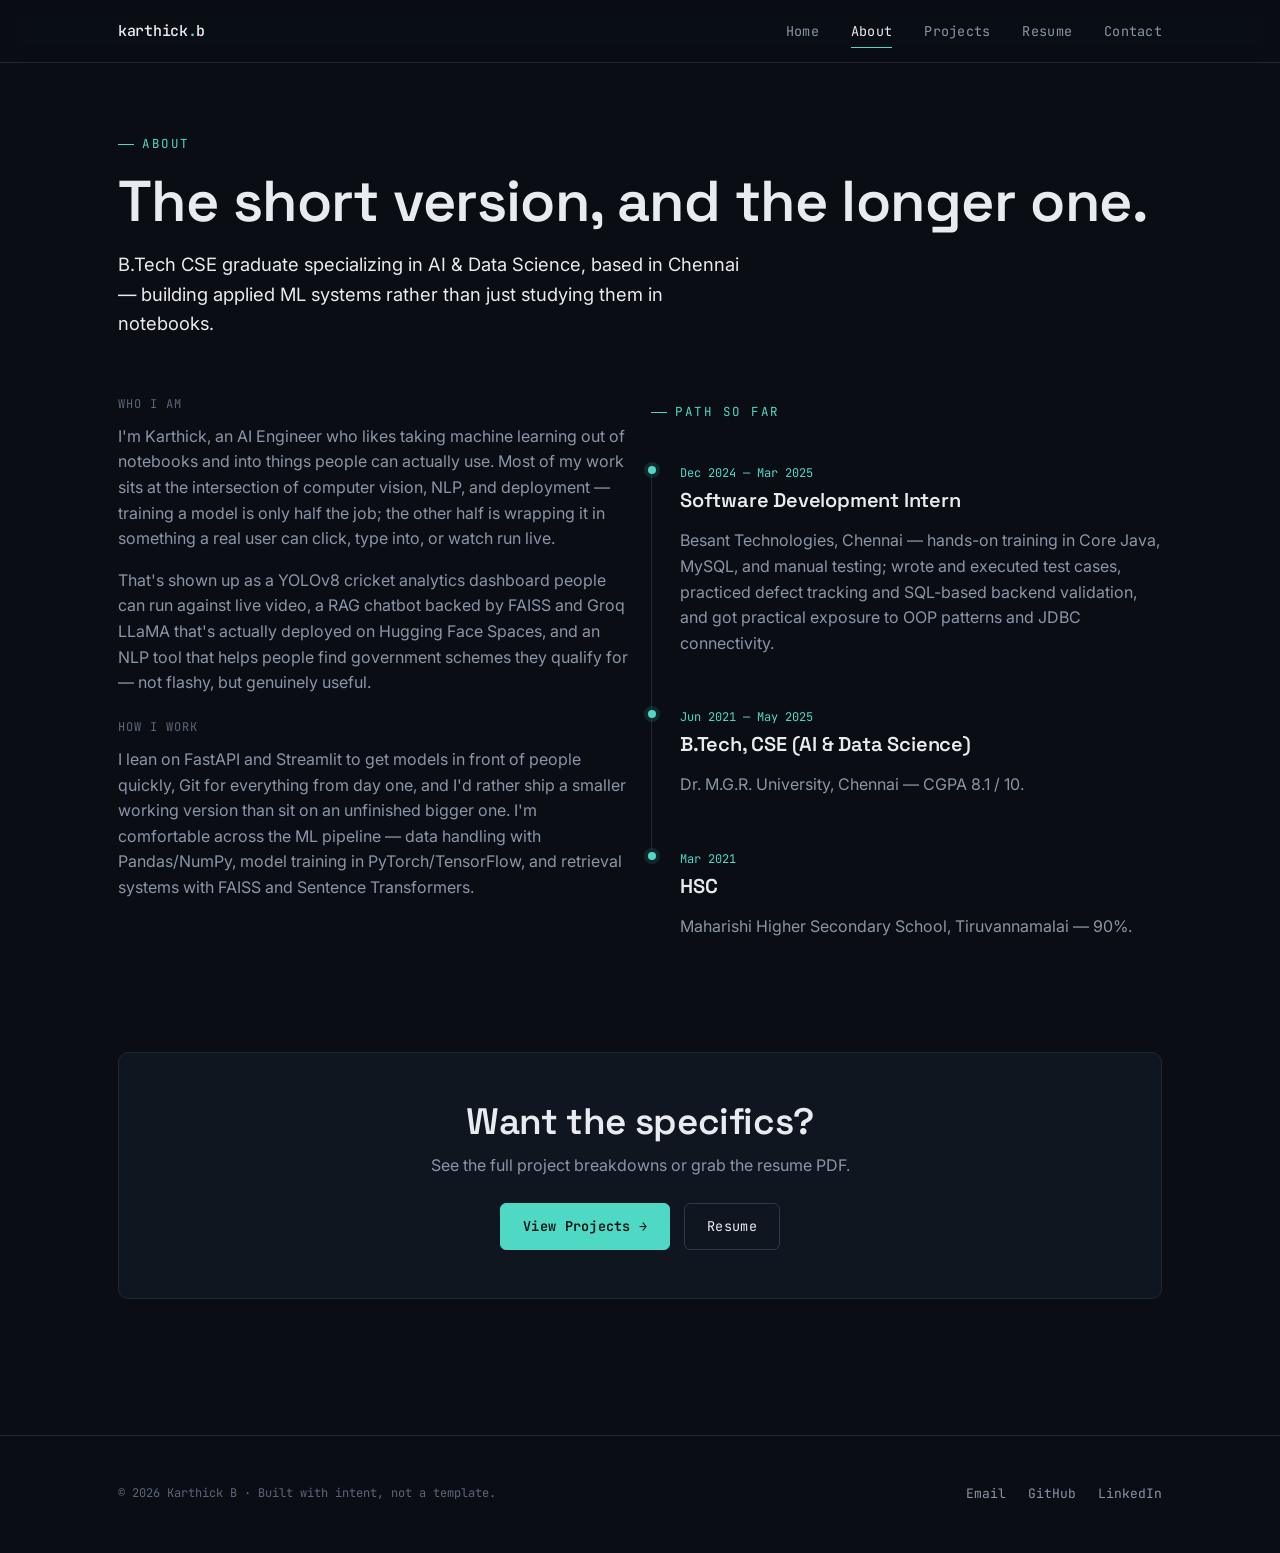
<file: about.html>
<!DOCTYPE html>
<html lang="en">
<head>
<meta charset="UTF-8">
<meta name="viewport" content="width=device-width, initial-scale=1.0">
<title>About — Karthick B</title>
<link rel="preconnect" href="https://fonts.googleapis.com">
<link href="https://fonts.googleapis.com/css2?family=Space+Grotesk:wght@500;600;700&family=Inter:wght@400;500;600&family=JetBrains+Mono:wght@400;500&display=swap" rel="stylesheet">
<link rel="stylesheet" href="style.css">
</head>
<body>

<header class="site-header">
  <nav class="nav">
    <a href="index.html" class="logo">karthick<span class="dot">.</span>b</a>
    <button class="nav-toggle" aria-label="Toggle menu">☰</button>
    <ul>
      <li><a href="index.html">Home</a></li>
      <li><a href="about.html" class="active">About</a></li>
      <li><a href="projects.html">Projects</a></li>
      <li><a href="resume.html">Resume</a></li>
      <li><a href="contact.html">Contact</a></li>
    </ul>
  </nav>
</header>

<main>
  <section class="page-hero">
    <div class="wrap">
      <div class="eyebrow">About</div>
      <h1>The short version, and the longer one.</h1>
      <p class="lede">B.Tech CSE graduate specializing in AI &amp; Data Science, based in Chennai — building applied ML systems rather than just studying them in notebooks.</p>
    </div>
  </section>

  <section style="padding-top:20px">
    <div class="wrap grid-2">
      <div>
        <div class="skill-block">
          <div class="label">Who I am</div>
          <p>I'm Karthick, an AI Engineer who likes taking machine learning out of notebooks and into things people can actually use. Most of my work sits at the intersection of computer vision, NLP, and deployment — training a model is only half the job; the other half is wrapping it in something a real user can click, type into, or watch run live.</p>
          <p>That's shown up as a YOLOv8 cricket analytics dashboard people can run against live video, a RAG chatbot backed by FAISS and Groq LLaMA that's actually deployed on Hugging Face Spaces, and an NLP tool that helps people find government schemes they qualify for — not flashy, but genuinely useful.</p>
        </div>
        <div class="skill-block">
          <div class="label">How I work</div>
          <p>I lean on FastAPI and Streamlit to get models in front of people quickly, Git for everything from day one, and I'd rather ship a smaller working version than sit on an unfinished bigger one. I'm comfortable across the ML pipeline — data handling with Pandas/NumPy, model training in PyTorch/TensorFlow, and retrieval systems with FAISS and Sentence Transformers.</p>
        </div>
      </div>

      <div>
        <div class="section-head" style="margin-bottom:24px">
          <div class="eyebrow">Path so far</div>
        </div>
        <div class="tl-item">
          <div class="tl-date">Dec 2024 — Mar 2025</div>
          <h3>Software Development Intern</h3>
          <p>Besant Technologies, Chennai — hands-on training in Core Java, MySQL, and manual testing; wrote and executed test cases, practiced defect tracking and SQL-based backend validation, and got practical exposure to OOP patterns and JDBC connectivity.</p>
        </div>
        <div class="tl-item">
          <div class="tl-date">Jun 2021 — May 2025</div>
          <h3>B.Tech, CSE (AI &amp; Data Science)</h3>
          <p>Dr. M.G.R. University, Chennai — CGPA 8.1 / 10.</p>
        </div>
        <div class="tl-item">
          <div class="tl-date">Mar 2021</div>
          <h3>HSC</h3>
          <p>Maharishi Higher Secondary School, Tiruvannamalai — 90%.</p>
        </div>
      </div>
    </div>
  </section>

  <section style="padding-top:0">
    <div class="wrap">
      <div class="card" style="text-align:center; padding:48px 28px;">
        <h2 style="margin-bottom:10px">Want the specifics?</h2>
        <p style="margin-bottom:24px">See the full project breakdowns or grab the resume PDF.</p>
        <div class="btn-row" style="justify-content:center">
          <a href="projects.html" class="btn btn-primary">View Projects →</a>
          <a href="resume.html" class="btn">Resume</a>
        </div>
      </div>
    </div>
  </section>
</main>

<footer class="site-footer">
  <div class="wrap footer-grid">
    <div class="footer-meta">© 2026 Karthick B · Built with intent, not a template.</div>
    <div class="footer-links">
      <a href="mailto:balukarthick2004@gmail.com">Email</a>
      <a href="https://github.com/Karthick-177" target="_blank" rel="noopener">GitHub</a>
      <a href="https://linkedin.com/in/karthick177" target="_blank" rel="noopener">LinkedIn</a>
    </div>
  </div>
</footer>
<script src="script.js"></script>
</body>
</html>
</file>
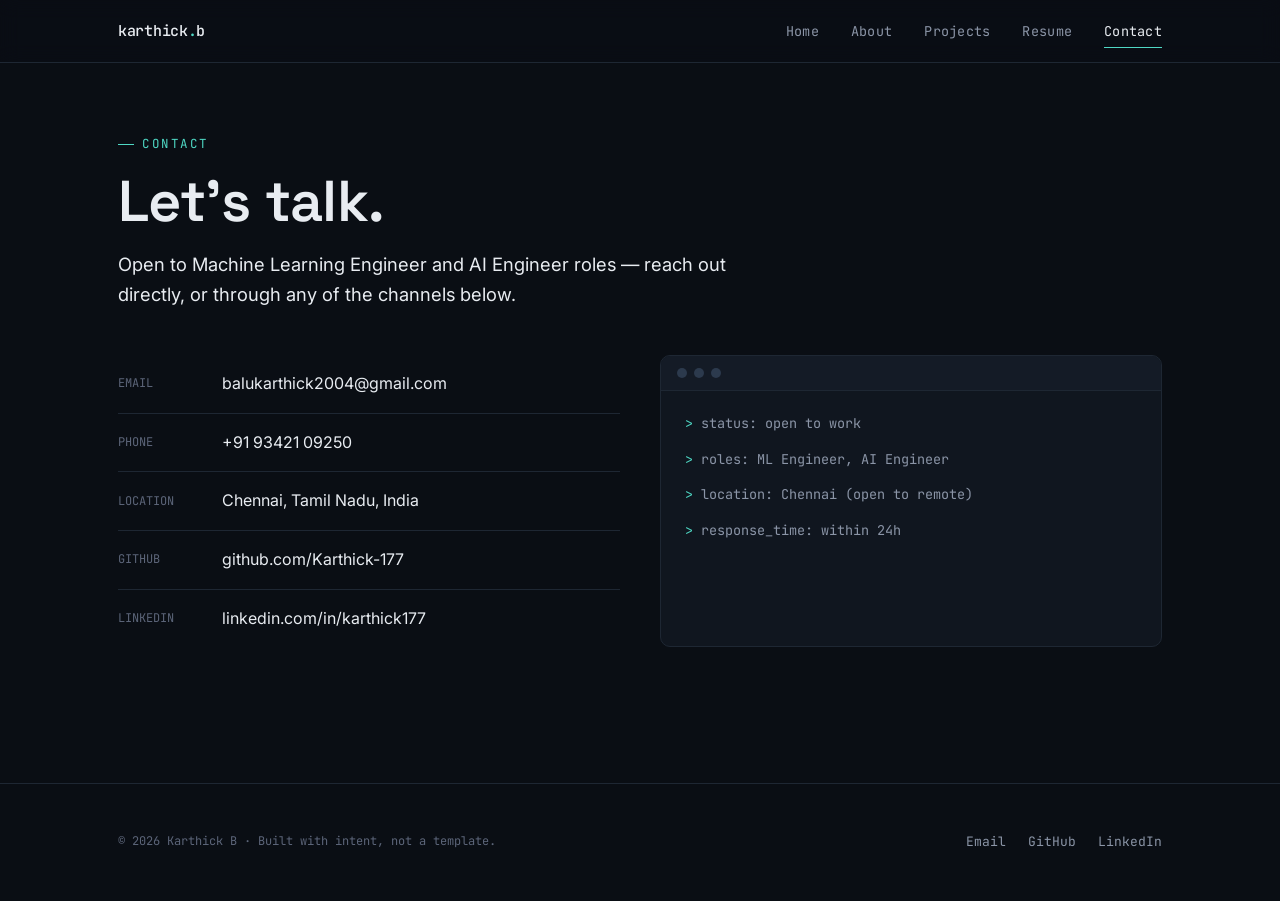
<file: contact.html>
<!DOCTYPE html>
<html lang="en">
<head>
<meta charset="UTF-8">
<meta name="viewport" content="width=device-width, initial-scale=1.0">
<title>Contact — Karthick B</title>
<link rel="preconnect" href="https://fonts.googleapis.com">
<link href="https://fonts.googleapis.com/css2?family=Space+Grotesk:wght@500;600;700&family=Inter:wght@400;500;600&family=JetBrains+Mono:wght@400;500&display=swap" rel="stylesheet">
<link rel="stylesheet" href="style.css">
</head>
<body>

<header class="site-header">
  <nav class="nav">
    <a href="index.html" class="logo">karthick<span class="dot">.</span>b</a>
    <button class="nav-toggle" aria-label="Toggle menu">☰</button>
    <ul>
      <li><a href="index.html">Home</a></li>
      <li><a href="about.html">About</a></li>
      <li><a href="projects.html">Projects</a></li>
      <li><a href="resume.html">Resume</a></li>
      <li><a href="contact.html" class="active">Contact</a></li>
    </ul>
  </nav>
</header>

<main>
  <section class="page-hero">
    <div class="wrap">
      <div class="eyebrow">Contact</div>
      <h1>Let's talk.</h1>
      <p class="lede">Open to Machine Learning Engineer and AI Engineer roles — reach out directly, or through any of the channels below.</p>
    </div>
  </section>

  <section style="padding-top:10px">
    <div class="wrap contact-grid">
      <div>
        <div class="contact-row">
          <div class="k">EMAIL</div>
          <div class="v"><a href="mailto:balukarthick2004@gmail.com">balukarthick2004@gmail.com</a></div>
        </div>
        <div class="contact-row">
          <div class="k">PHONE</div>
          <div class="v"><a href="tel:+919342109250">+91 93421 09250</a></div>
        </div>
        <div class="contact-row">
          <div class="k">LOCATION</div>
          <div class="v">Chennai, Tamil Nadu, India</div>
        </div>
        <div class="contact-row">
          <div class="k">GITHUB</div>
          <div class="v"><a href="https://github.com/Karthick-177" target="_blank" rel="noopener">github.com/Karthick-177</a></div>
        </div>
        <div class="contact-row" style="border-bottom:none">
          <div class="k">LINKEDIN</div>
          <div class="v"><a href="https://linkedin.com/in/karthick177" target="_blank" rel="noopener">linkedin.com/in/karthick177</a></div>
        </div>
      </div>

      <div class="term">
        <div class="term-bar"><div class="term-dot"></div><div class="term-dot"></div><div class="term-dot"></div></div>
        <div class="term-body">
          <p style="margin-bottom:14px"><span class="prompt">&gt;</span> status: open to work</p>
          <p style="margin-bottom:14px"><span class="prompt">&gt;</span> roles: ML Engineer, AI Engineer</p>
          <p style="margin-bottom:14px"><span class="prompt">&gt;</span> location: Chennai (open to remote)</p>
          <p style="margin-bottom:0"><span class="prompt">&gt;</span> response_time: within 24h</p>
        </div>
      </div>
    </div>
  </section>
</main>

<footer class="site-footer">
  <div class="wrap footer-grid">
    <div class="footer-meta">© 2026 Karthick B · Built with intent, not a template.</div>
    <div class="footer-links">
      <a href="mailto:balukarthick2004@gmail.com">Email</a>
      <a href="https://github.com/Karthick-177" target="_blank" rel="noopener">GitHub</a>
      <a href="https://linkedin.com/in/karthick177" target="_blank" rel="noopener">LinkedIn</a>
    </div>
  </div>
</footer>
<script src="script.js"></script>
</body>
</html>
</file>
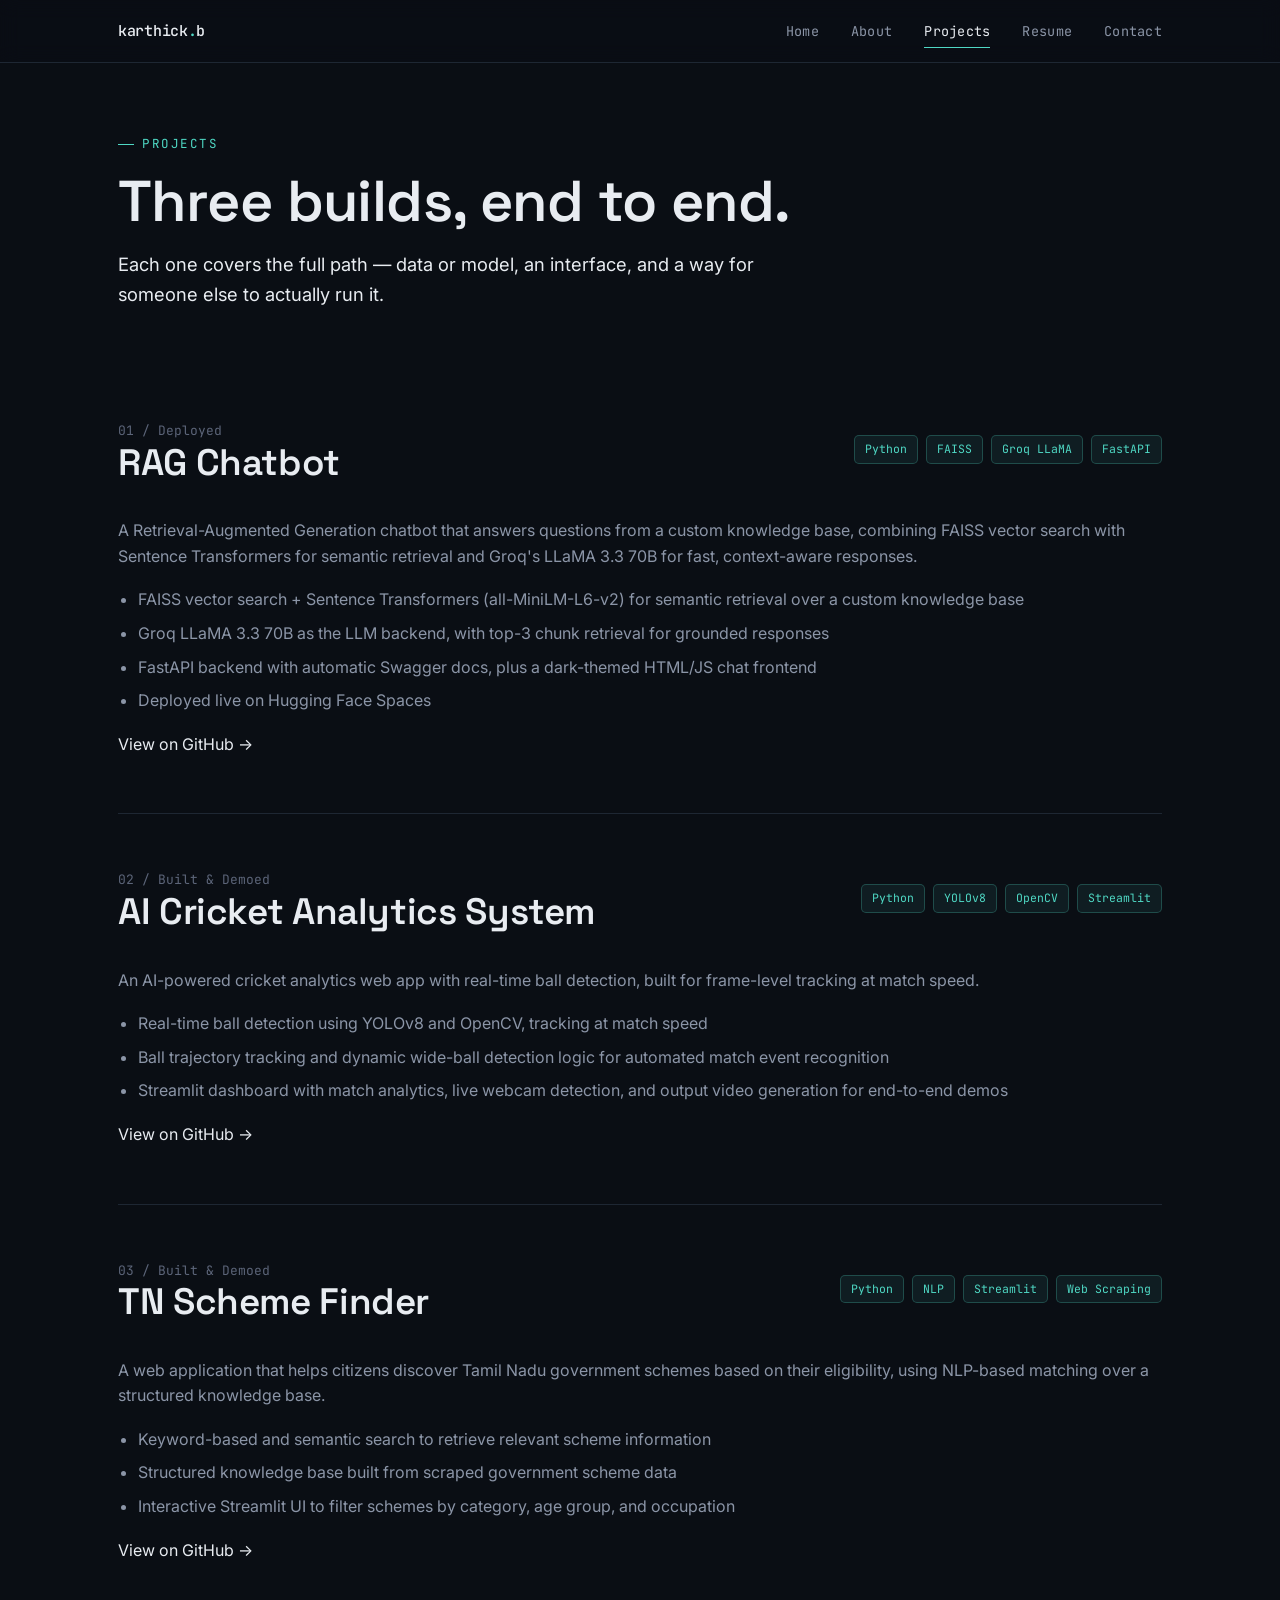
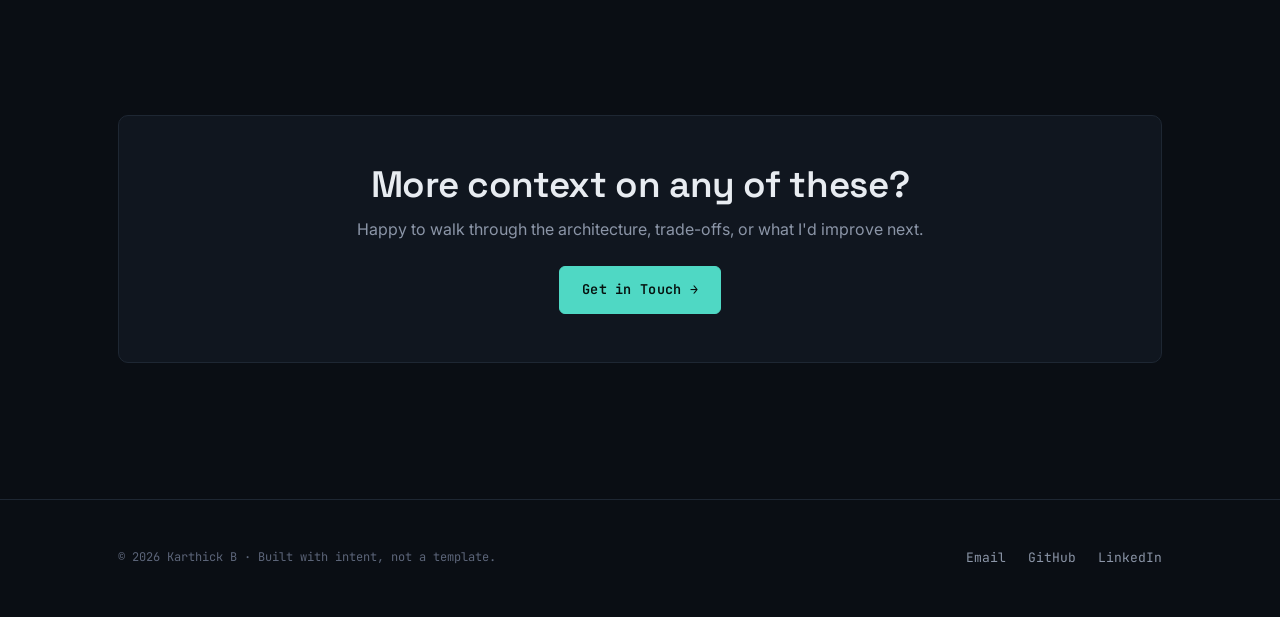
<file: projects.html>
<!DOCTYPE html>
<html lang="en">
<head>
<meta charset="UTF-8">
<meta name="viewport" content="width=device-width, initial-scale=1.0">
<title>Projects — Karthick B</title>
<link rel="preconnect" href="https://fonts.googleapis.com">
<link href="https://fonts.googleapis.com/css2?family=Space+Grotesk:wght@500;600;700&family=Inter:wght@400;500;600&family=JetBrains+Mono:wght@400;500&display=swap" rel="stylesheet">
<link rel="stylesheet" href="style.css">
<style>
  .proj-detail{ padding: 56px 0; border-bottom: 1px solid var(--border); }
  .proj-detail:last-of-type{ border-bottom:none; }
  .proj-head{ display:flex; justify-content:space-between; align-items:flex-start; flex-wrap:wrap; gap:16px; margin-bottom: 18px; }
  .proj-num{ font-family: var(--font-mono); color: var(--text-dim); font-size: 13px; }
  .proj-list{ margin: 18px 0; padding-left: 20px; color: var(--text-muted); }
  .proj-list li{ margin-bottom: 8px; }
</style>
</head>
<body>

<header class="site-header">
  <nav class="nav">
    <a href="index.html" class="logo">karthick<span class="dot">.</span>b</a>
    <button class="nav-toggle" aria-label="Toggle menu">☰</button>
    <ul>
      <li><a href="index.html">Home</a></li>
      <li><a href="about.html">About</a></li>
      <li><a href="projects.html" class="active">Projects</a></li>
      <li><a href="resume.html">Resume</a></li>
      <li><a href="contact.html">Contact</a></li>
    </ul>
  </nav>
</header>

<main>
  <section class="page-hero">
    <div class="wrap">
      <div class="eyebrow">Projects</div>
      <h1>Three builds, end to end.</h1>
      <p class="lede">Each one covers the full path — data or model, an interface, and a way for someone else to actually run it.</p>
    </div>
  </section>

  <section style="padding-top:20px">
    <div class="wrap">

      <div class="proj-detail">
        <div class="proj-head">
          <div>
            <div class="proj-num">01 / Deployed</div>
            <h2>RAG Chatbot</h2>
          </div>
          <div class="tag-row">
            <span class="tag">Python</span><span class="tag">FAISS</span><span class="tag">Groq LLaMA</span><span class="tag">FastAPI</span>
          </div>
        </div>
        <p>A Retrieval-Augmented Generation chatbot that answers questions from a custom knowledge base, combining FAISS vector search with Sentence Transformers for semantic retrieval and Groq's LLaMA 3.3 70B for fast, context-aware responses.</p>
        <ul class="proj-list">
          <li>FAISS vector search + Sentence Transformers (all-MiniLM-L6-v2) for semantic retrieval over a custom knowledge base</li>
          <li>Groq LLaMA 3.3 70B as the LLM backend, with top-3 chunk retrieval for grounded responses</li>
          <li>FastAPI backend with automatic Swagger docs, plus a dark-themed HTML/JS chat frontend</li>
          <li>Deployed live on Hugging Face Spaces</li>
        </ul>
        <div class="links" style="margin-top:6px">
          <a href="https://github.com/Karthick-177/Rag_chatbot" target="_blank" rel="noopener">View on GitHub →</a>
        </div>
      </div>

      <div class="proj-detail">
        <div class="proj-head">
          <div>
            <div class="proj-num">02 / Built &amp; Demoed</div>
            <h2>AI Cricket Analytics System</h2>
          </div>
          <div class="tag-row">
            <span class="tag">Python</span><span class="tag">YOLOv8</span><span class="tag">OpenCV</span><span class="tag">Streamlit</span>
          </div>
        </div>
        <p>An AI-powered cricket analytics web app with real-time ball detection, built for frame-level tracking at match speed.</p>
        <ul class="proj-list">
          <li>Real-time ball detection using YOLOv8 and OpenCV, tracking at match speed</li>
          <li>Ball trajectory tracking and dynamic wide-ball detection logic for automated match event recognition</li>
          <li>Streamlit dashboard with match analytics, live webcam detection, and output video generation for end-to-end demos</li>
        </ul>
        <div class="links" style="margin-top:6px">
          <a href="https://github.com/Karthick-177/Cricket-CV" target="_blank" rel="noopener">View on GitHub →</a>
        </div>
      </div>

      <div class="proj-detail">
        <div class="proj-head">
          <div>
            <div class="proj-num">03 / Built &amp; Demoed</div>
            <h2>TN Scheme Finder</h2>
          </div>
          <div class="tag-row">
            <span class="tag">Python</span><span class="tag">NLP</span><span class="tag">Streamlit</span><span class="tag">Web Scraping</span>
          </div>
        </div>
        <p>A web application that helps citizens discover Tamil Nadu government schemes based on their eligibility, using NLP-based matching over a structured knowledge base.</p>
        <ul class="proj-list">
          <li>Keyword-based and semantic search to retrieve relevant scheme information</li>
          <li>Structured knowledge base built from scraped government scheme data</li>
          <li>Interactive Streamlit UI to filter schemes by category, age group, and occupation</li>
        </ul>
        <div class="links" style="margin-top:6px">
          <a href="https://github.com/Karthick-177/TN-SchemeFinder" target="_blank" rel="noopener">View on GitHub →</a>
        </div>
      </div>

    </div>
  </section>

  <section style="padding-top:0">
    <div class="wrap">
      <div class="card" style="text-align:center; padding:48px 28px;">
        <h2 style="margin-bottom:10px">More context on any of these?</h2>
        <p style="margin-bottom:24px">Happy to walk through the architecture, trade-offs, or what I'd improve next.</p>
        <div class="btn-row" style="justify-content:center">
          <a href="contact.html" class="btn btn-primary">Get in Touch →</a>
        </div>
      </div>
    </div>
  </section>
</main>

<footer class="site-footer">
  <div class="wrap footer-grid">
    <div class="footer-meta">© 2026 Karthick B · Built with intent, not a template.</div>
    <div class="footer-links">
      <a href="mailto:balukarthick2004@gmail.com">Email</a>
      <a href="https://github.com/Karthick-177" target="_blank" rel="noopener">GitHub</a>
      <a href="https://linkedin.com/in/karthick177" target="_blank" rel="noopener">LinkedIn</a>
    </div>
  </div>
</footer>
<script src="script.js"></script>
</body>
</html>
</file>
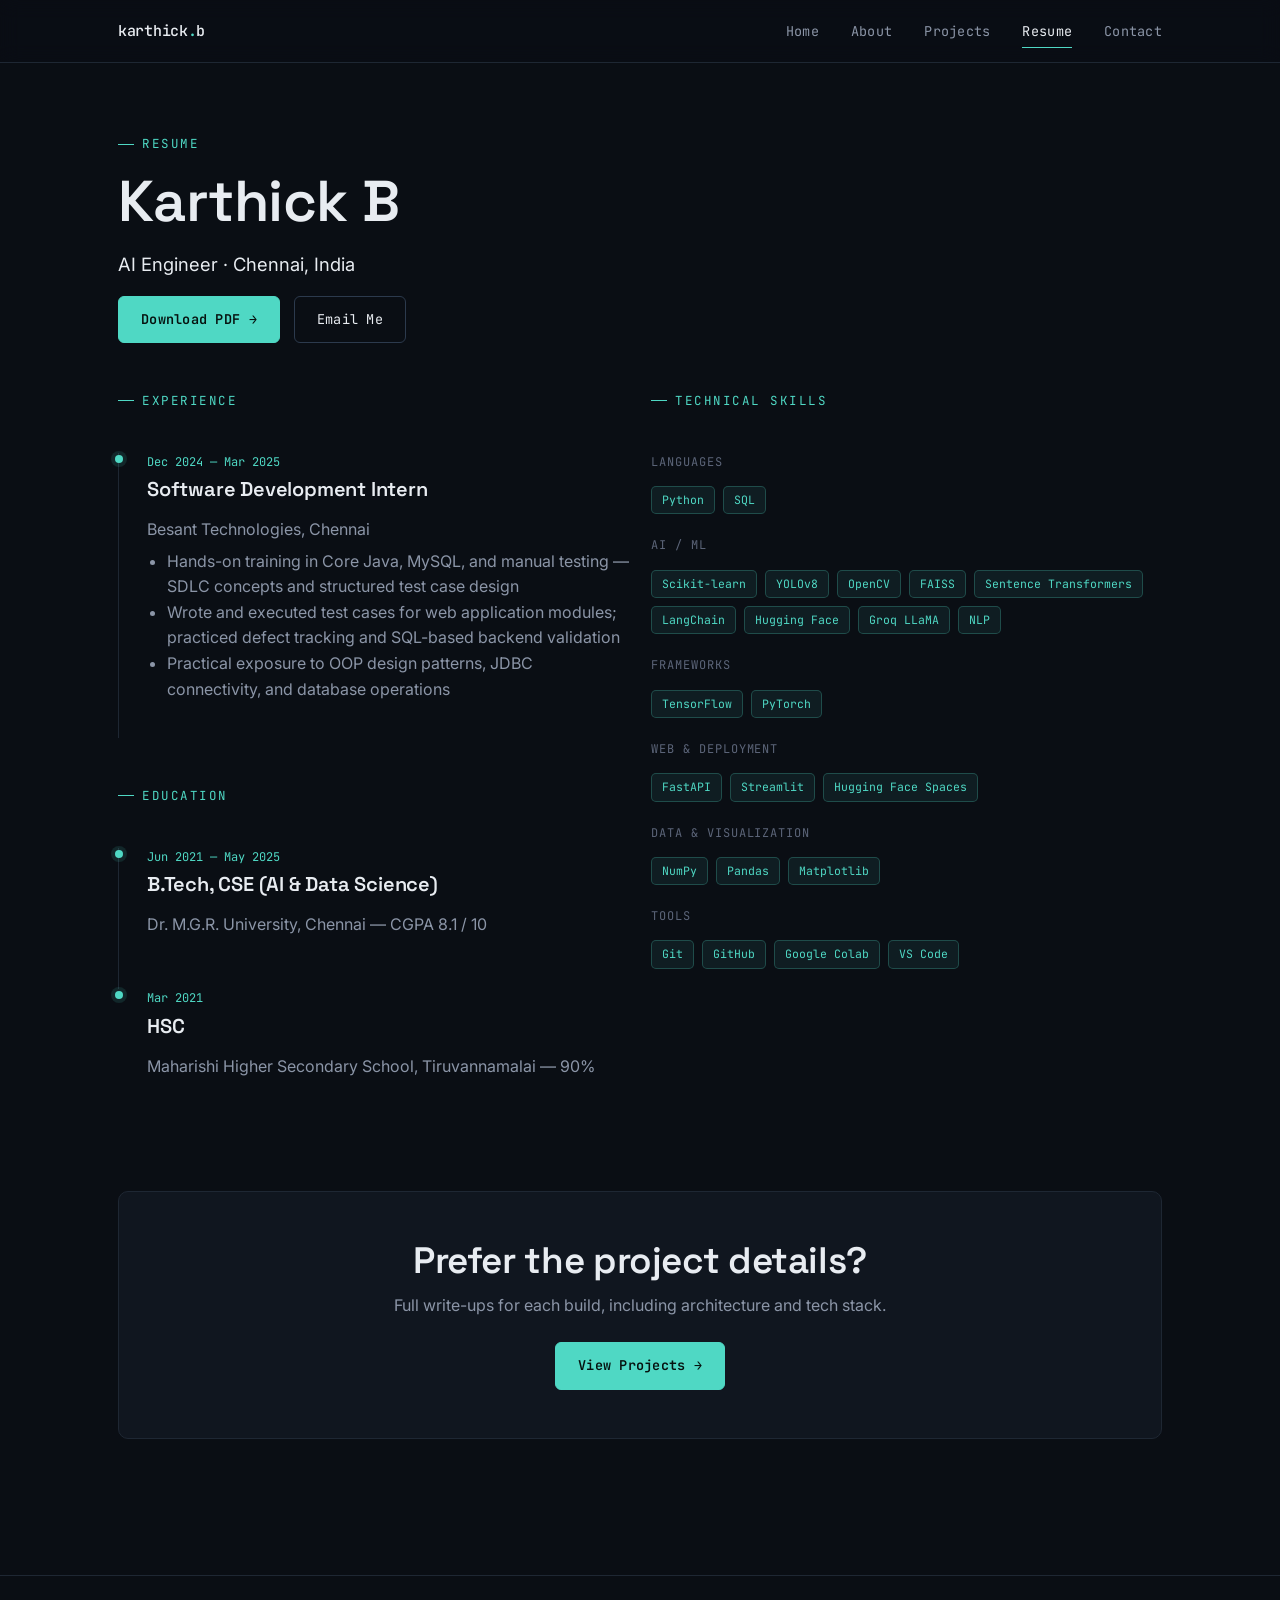
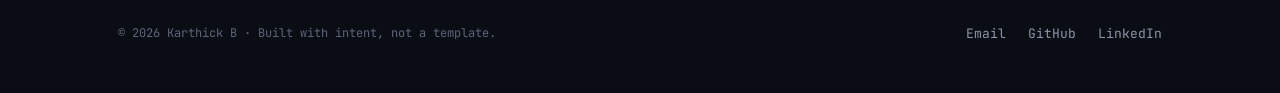
<file: resume.html>
<!DOCTYPE html>
<html lang="en">
<head>
<meta charset="UTF-8">
<meta name="viewport" content="width=device-width, initial-scale=1.0">
<title>Resume — Karthick B</title>
<link rel="preconnect" href="https://fonts.googleapis.com">
<link href="https://fonts.googleapis.com/css2?family=Space+Grotesk:wght@500;600;700&family=Inter:wght@400;500;600&family=JetBrains+Mono:wght@400;500&display=swap" rel="stylesheet">
<link rel="stylesheet" href="style.css">
</head>
<body>

<header class="site-header">
  <nav class="nav">
    <a href="index.html" class="logo">karthick<span class="dot">.</span>b</a>
    <button class="nav-toggle" aria-label="Toggle menu">☰</button>
    <ul>
      <li><a href="index.html">Home</a></li>
      <li><a href="about.html">About</a></li>
      <li><a href="projects.html">Projects</a></li>
      <li><a href="resume.html" class="active">Resume</a></li>
      <li><a href="contact.html">Contact</a></li>
    </ul>
  </nav>
</header>

<main>
  <section class="page-hero">
    <div class="wrap">
      <div class="eyebrow">Resume</div>
      <h1>Karthick B</h1>
      <p class="lede">AI Engineer · Chennai, India</p>
      <div class="btn-row">
        <a href="Karthick_B_AI_ML_Engineer_Resume.pdf" class="btn btn-primary" download>Download PDF →</a>
        <a href="mailto:balukarthick2004@gmail.com" class="btn">Email Me</a>
      </div>
    </div>
  </section>

  <section style="padding-top:20px">
    <div class="wrap grid-2">
      <div>
        <div class="section-head" style="margin-bottom:24px"><div class="eyebrow">Experience</div></div>
        <div class="tl-item">
          <div class="tl-date">Dec 2024 — Mar 2025</div>
          <h3>Software Development Intern</h3>
          <p style="margin-bottom:6px">Besant Technologies, Chennai</p>
          <ul style="color:var(--text-muted); padding-left:20px; margin:0">
            <li>Hands-on training in Core Java, MySQL, and manual testing — SDLC concepts and structured test case design</li>
            <li>Wrote and executed test cases for web application modules; practiced defect tracking and SQL-based backend validation</li>
            <li>Practical exposure to OOP design patterns, JDBC connectivity, and database operations</li>
          </ul>
        </div>

        <div class="section-head" style="margin: 40px 0 24px"><div class="eyebrow">Education</div></div>
        <div class="tl-item">
          <div class="tl-date">Jun 2021 — May 2025</div>
          <h3>B.Tech, CSE (AI &amp; Data Science)</h3>
          <p>Dr. M.G.R. University, Chennai — CGPA 8.1 / 10</p>
        </div>
        <div class="tl-item">
          <div class="tl-date">Mar 2021</div>
          <h3>HSC</h3>
          <p>Maharishi Higher Secondary School, Tiruvannamalai — 90%</p>
        </div>
      </div>

      <div>
        <div class="section-head" style="margin-bottom:24px"><div class="eyebrow">Technical Skills</div></div>
        <div class="skill-block">
          <div class="label">Languages</div>
          <div class="tag-row"><span class="tag">Python</span><span class="tag">SQL</span></div>
        </div>
        <div class="skill-block">
          <div class="label">AI / ML</div>
          <div class="tag-row">
            <span class="tag">Scikit-learn</span><span class="tag">YOLOv8</span><span class="tag">OpenCV</span><span class="tag">FAISS</span><span class="tag">Sentence Transformers</span><span class="tag">LangChain</span><span class="tag">Hugging Face</span><span class="tag">Groq LLaMA</span><span class="tag">NLP</span>
          </div>
        </div>
        <div class="skill-block">
          <div class="label">Frameworks</div>
          <div class="tag-row"><span class="tag">TensorFlow</span><span class="tag">PyTorch</span></div>
        </div>
        <div class="skill-block">
          <div class="label">Web &amp; Deployment</div>
          <div class="tag-row"><span class="tag">FastAPI</span><span class="tag">Streamlit</span><span class="tag">Hugging Face Spaces</span></div>
        </div>
        <div class="skill-block">
          <div class="label">Data &amp; Visualization</div>
          <div class="tag-row"><span class="tag">NumPy</span><span class="tag">Pandas</span><span class="tag">Matplotlib</span></div>
        </div>
        <div class="skill-block">
          <div class="label">Tools</div>
          <div class="tag-row"><span class="tag">Git</span><span class="tag">GitHub</span><span class="tag">Google Colab</span><span class="tag">VS Code</span></div>
        </div>
      </div>
    </div>
  </section>

  <section style="padding-top:0">
    <div class="wrap">
      <div class="card" style="text-align:center; padding:48px 28px;">
        <h2 style="margin-bottom:10px">Prefer the project details?</h2>
        <p style="margin-bottom:24px">Full write-ups for each build, including architecture and tech stack.</p>
        <div class="btn-row" style="justify-content:center">
          <a href="projects.html" class="btn btn-primary">View Projects →</a>
        </div>
      </div>
    </div>
  </section>
</main>

<footer class="site-footer">
  <div class="wrap footer-grid">
    <div class="footer-meta">© 2026 Karthick B · Built with intent, not a template.</div>
    <div class="footer-links">
      <a href="mailto:balukarthick2004@gmail.com">Email</a>
      <a href="https://github.com/Karthick-177" target="_blank" rel="noopener">GitHub</a>
      <a href="https://linkedin.com/in/karthick177" target="_blank" rel="noopener">LinkedIn</a>
    </div>
  </div>
</footer>
<script src="script.js"></script>
</body>
</html>
</file>
<file: style.css>
/* ===== Design tokens ===== */
:root{
  --bg: #0a0e14;
  --bg-elevated: #10161f;
  --bg-elevated-2: #141b26;
  --border: #1e2733;
  --border-hover: #2c3a4d;
  --text: #e8ecf1;
  --text-muted: #8b95a7;
  --text-dim: #5c6579;
  --accent: #4fd8c4;
  --accent-dim: #2f9585;
  --accent-2: #7c8cff;
  --radius: 10px;
  --max-w: 1100px;
  --font-display: "Space Grotesk", "IBM Plex Sans", sans-serif;
  --font-body: "Inter", "IBM Plex Sans", sans-serif;
  --font-mono: "JetBrains Mono", "IBM Plex Mono", monospace;
}

*{ box-sizing: border-box; }
html{ scroll-behavior: smooth; }
body{
  margin:0;
  background: var(--bg);
  color: var(--text);
  font-family: var(--font-body);
  font-size: 16px;
  line-height: 1.6;
  -webkit-font-smoothing: antialiased;
}

a{ color: inherit; text-decoration: none; }
img{ max-width:100%; display:block; }

::selection{ background: var(--accent); color: #05100e; }

@media (prefers-reduced-motion: reduce){
  *{ animation-duration: 0.001ms !important; animation-iteration-count: 1 !important; transition-duration: 0.001ms !important; scroll-behavior: auto !important; }
}

/* ===== Layout helpers ===== */
.wrap{ max-width: var(--max-w); margin: 0 auto; padding: 0 28px; }
section{ padding: 96px 0; }
.eyebrow{
  font-family: var(--font-mono);
  font-size: 12.5px;
  letter-spacing: 0.12em;
  text-transform: uppercase;
  color: var(--accent);
  display: inline-flex;
  align-items: center;
  gap: 8px;
  margin-bottom: 18px;
}
.eyebrow::before{
  content: "";
  width: 16px; height: 1px;
  background: var(--accent);
  display: inline-block;
}

h1,h2,h3{ font-family: var(--font-display); font-weight: 600; line-height: 1.15; margin: 0 0 16px; letter-spacing: -0.01em; }
h1{ font-size: clamp(2.4rem, 5vw, 3.6rem); }
h2{ font-size: clamp(1.7rem, 3vw, 2.3rem); }
h3{ font-size: 1.25rem; }
p{ margin: 0 0 16px; color: var(--text-muted); }
.lede{ font-size: 1.15rem; color: var(--text); max-width: 640px; }

/* ===== Nav ===== */
header.site-header{
  position: sticky; top: 0; z-index: 50;
  background: rgba(10,14,20,0.85);
  backdrop-filter: blur(10px);
  border-bottom: 1px solid var(--border);
}
.nav{
  max-width: var(--max-w); margin: 0 auto; padding: 18px 28px;
  display:flex; align-items:center; justify-content:space-between;
}
.nav .logo{
  font-family: var(--font-mono);
  font-size: 15px;
  font-weight: 500;
  letter-spacing: -0.02em;
}
.nav .logo .dot{ color: var(--accent); }
.nav ul{ list-style:none; display:flex; gap: 32px; margin:0; padding:0; }
.nav ul li a{
  font-family: var(--font-mono);
  font-size: 13.5px;
  color: var(--text-muted);
  letter-spacing: 0.02em;
  transition: color .15s ease;
  position: relative;
  padding: 4px 0;
}
.nav ul li a:hover, .nav ul li a.active{ color: var(--text); }
.nav ul li a.active::after{
  content:""; position:absolute; left:0; right:0; bottom:-4px; height:1px; background: var(--accent);
}
.nav-toggle{ display:none; background:none; border:1px solid var(--border); color:var(--text); width:38px; height:38px; border-radius:8px; cursor:pointer; }

@media (max-width: 720px){
  .nav ul{
    position: fixed; top: 64px; left:0; right:0;
    background: var(--bg-elevated);
    border-bottom: 1px solid var(--border);
    flex-direction: column; gap: 0;
    padding: 8px 0;
    transform: translateY(-8px);
    opacity: 0; visibility: hidden;
    transition: all .2s ease;
  }
  .nav ul.open{ transform: translateY(0); opacity:1; visibility: visible; }
  .nav ul li{ width:100%; }
  .nav ul li a{ display:block; padding: 14px 28px; }
  .nav-toggle{ display:block; }
}

/* ===== Buttons ===== */
.btn{
  font-family: var(--font-mono);
  font-size: 13.5px;
  letter-spacing: 0.02em;
  display: inline-flex; align-items:center; gap:8px;
  padding: 12px 22px;
  border-radius: 6px;
  border: 1px solid var(--border-hover);
  transition: all .15s ease;
  cursor: pointer;
  background: transparent;
}
.btn:hover{ border-color: var(--accent); color: var(--accent); transform: translateY(-1px); }
.btn-primary{
  background: var(--accent);
  color: #06120f;
  border-color: var(--accent);
  font-weight: 600;
}
.btn-primary:hover{ background: #6fe3d1; color:#06120f; box-shadow: 0 0 24px rgba(79,216,196,0.25); }
.btn-row{ display:flex; gap:14px; flex-wrap:wrap; }

/* ===== Hero ===== */
.hero{
  position: relative;
  padding: 90px 0 60px;
  overflow: hidden;
}
.hero-grid{
  display:grid;
  grid-template-columns: 1.1fr 1fr;
  gap: 40px;
  align-items:center;
  position: relative; z-index: 2;
}
#hero-canvas{
  width:100%; height: 420px;
  border-radius: var(--radius);
}
.hero-tag{
  font-family: var(--font-mono);
  font-size: 13px;
  color: var(--text-dim);
  margin-bottom: 8px;
}
@media (max-width: 860px){
  .hero-grid{ grid-template-columns: 1fr; }
  #hero-canvas{ height: 280px; order: -1; }
}

/* ===== Cards ===== */
.card{
  background: var(--bg-elevated);
  border: 1px solid var(--border);
  border-radius: var(--radius);
  padding: 28px;
  transition: border-color .15s ease, transform .15s ease;
}
.card:hover{ border-color: var(--border-hover); transform: translateY(-2px); }

.grid-2{ display:grid; grid-template-columns: 1fr 1fr; gap: 22px; }
.grid-3{ display:grid; grid-template-columns: repeat(3,1fr); gap: 22px; }
@media (max-width: 860px){ .grid-2, .grid-3{ grid-template-columns: 1fr; } }

.tag-row{ display:flex; flex-wrap:wrap; gap: 8px; margin: 14px 0; }
.tag{
  font-family: var(--font-mono);
  font-size: 11.5px;
  color: var(--accent);
  background: rgba(79,216,196,0.08);
  border: 1px solid rgba(79,216,196,0.25);
  padding: 4px 10px;
  border-radius: 5px;
}

.project-card .head{ display:flex; justify-content:space-between; align-items:flex-start; gap:12px; margin-bottom: 6px; }
.project-card .links{ display:flex; gap: 16px; margin-top: 18px; font-family: var(--font-mono); font-size: 12.5px; }
.project-card .links a{ color: var(--text-muted); border-bottom: 1px solid transparent; }
.project-card .links a:hover{ color: var(--accent); border-color: var(--accent); }
.status-dot{ width:7px; height:7px; border-radius:50%; background: var(--accent); display:inline-block; margin-right:6px; box-shadow: 0 0 8px var(--accent); }

/* ===== Terminal window motif ===== */
.term{
  background: var(--bg-elevated);
  border: 1px solid var(--border);
  border-radius: var(--radius);
  overflow: hidden;
}
.term-bar{
  display:flex; align-items:center; gap:7px;
  padding: 12px 16px;
  border-bottom: 1px solid var(--border);
  background: var(--bg-elevated-2);
}
.term-dot{ width:10px; height:10px; border-radius:50%; background: var(--border-hover); }
.term-body{ padding: 22px 24px; font-family: var(--font-mono); font-size: 13.5px; color: var(--text-muted); }
.term-body .prompt{ color: var(--accent); }

/* ===== Section divider label ===== */
.section-head{ margin-bottom: 48px; }

/* ===== Footer ===== */
footer.site-footer{
  border-top: 1px solid var(--border);
  padding: 48px 0;
  margin-top: 40px;
}
.footer-grid{ display:flex; justify-content:space-between; align-items:flex-start; flex-wrap:wrap; gap: 24px; }
.footer-links{ display:flex; gap: 22px; font-family: var(--font-mono); font-size: 13px; }
.footer-links a{ color: var(--text-muted); }
.footer-links a:hover{ color: var(--accent); }
.footer-meta{ font-family: var(--font-mono); font-size: 12px; color: var(--text-dim); }

/* ===== Skill list ===== */
.skill-block{ margin-bottom: 22px; }
.skill-block .label{ font-family: var(--font-mono); font-size: 12px; color: var(--text-dim); text-transform: uppercase; letter-spacing: .08em; margin-bottom: 10px; }

/* ===== Timeline (About / Resume) ===== */
.tl-item{ position: relative; padding-left: 28px; border-left: 1px solid var(--border); padding-bottom: 36px; }
.tl-item:last-child{ border-color: transparent; padding-bottom: 0; }
.tl-item::before{
  content:""; position:absolute; left:-4.5px; top:2px;
  width:8px; height:8px; border-radius:50%;
  background: var(--accent); box-shadow: 0 0 0 4px rgba(79,216,196,0.12);
}
.tl-date{ font-family: var(--font-mono); font-size: 12px; color: var(--accent); margin-bottom: 6px; }

/* ===== Contact ===== */
.contact-grid{ display:grid; grid-template-columns: 1fr 1fr; gap: 40px; }
@media (max-width:860px){ .contact-grid{ grid-template-columns:1fr; } }
.contact-row{ display:flex; align-items:center; gap:14px; padding: 16px 0; border-bottom: 1px solid var(--border); }
.contact-row .k{ font-family: var(--font-mono); font-size: 12px; color: var(--text-dim); width: 90px; flex-shrink:0; }
.contact-row .v a:hover{ color: var(--accent); }

/* ===== Page hero (non-home pages) ===== */
.page-hero{ padding: 64px 0 20px; }
.page-hero .eyebrow{ margin-bottom: 14px; }
</file>
